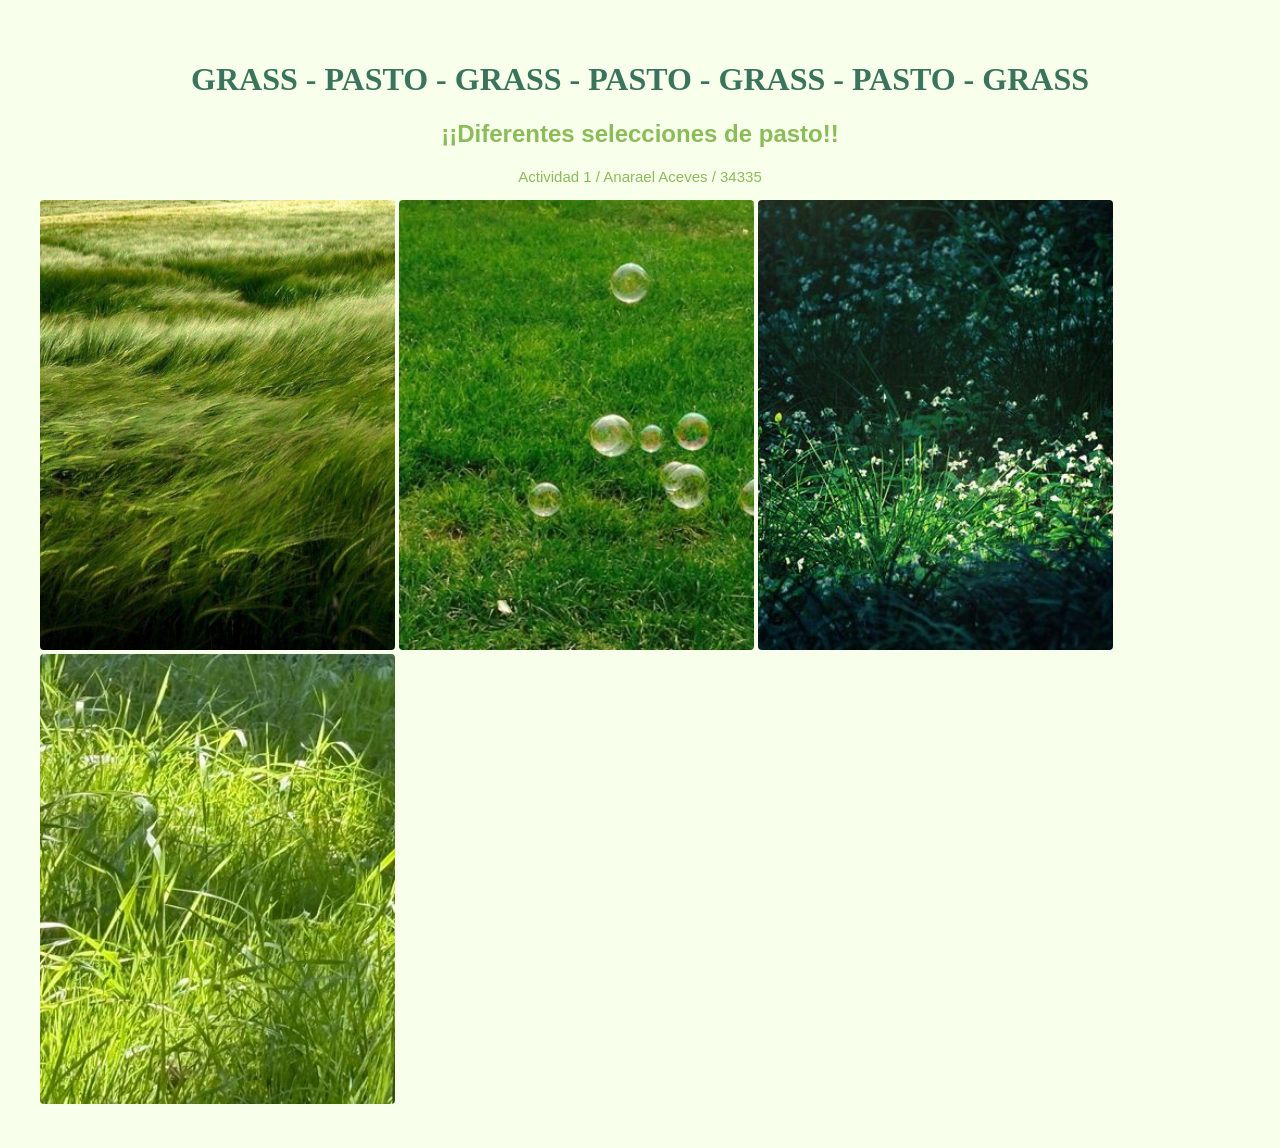
<file: A1/ACT1_AD_AAM.html>
<!DOCTYPE html>
<html lang="es">
<head>
    <meta charset="UTF-8">
    <meta name="viewport" content="width=device-width, initial-scale=1.0">
    <title>AAM_ACT1_AD</title>

    <style>
        body {
            background-color: rgb(248, 255, 235);
            margin: 0;
            padding: 40px;
        }

        h1 {
            color: rgb(58, 116, 93);
            text-align: center;
            font-family: 'Georgia', serif;
        }

        h2 {
            color: rgb(139, 188, 89);
            text-align: center;
            font-family: 'Verdana', sans-serif;
        }

        p {
            color: rgb(139, 188, 89);
            font-family: 'Verdana', sans-serif;
            font-size: 15px;
            text-align: center;
        }

        .imagen {
            display: block;
            width: 500px;
            max-width: 100%;
            height: auto;
            margin: 30px auto;
            border-radius: 15px;
        }

        .container {
            display: grid;
            grid-template-columns: repeat(auto-fit, minmax(200px, 1fr));
            gap: 20px;
        }

         .photo-grid img {
            width: 355px;
            height: 450px;
            object-fit: cover;
            border-radius: 4px;
         }
    </style>
</head>

<body>

    <h1>GRASS - PASTO - GRASS - PASTO - GRASS - PASTO - GRASS</h1>

    <h2>¡¡Diferentes selecciones de pasto!!</h2>

    <p>Actividad 1 / Anarael Aceves / 34335</p>

    <div class="photo-grid">
        <img src="GRASS.jpg" alt="pastoverde">
        <img src="pasto.jpg" alt="PASTO2">
        <img src="PASTOF.jpg" alt="PASTOF">
        <img src="grassn.jpg" alt="PASTO4">
    </div>
    

</body>
</html>
</file>
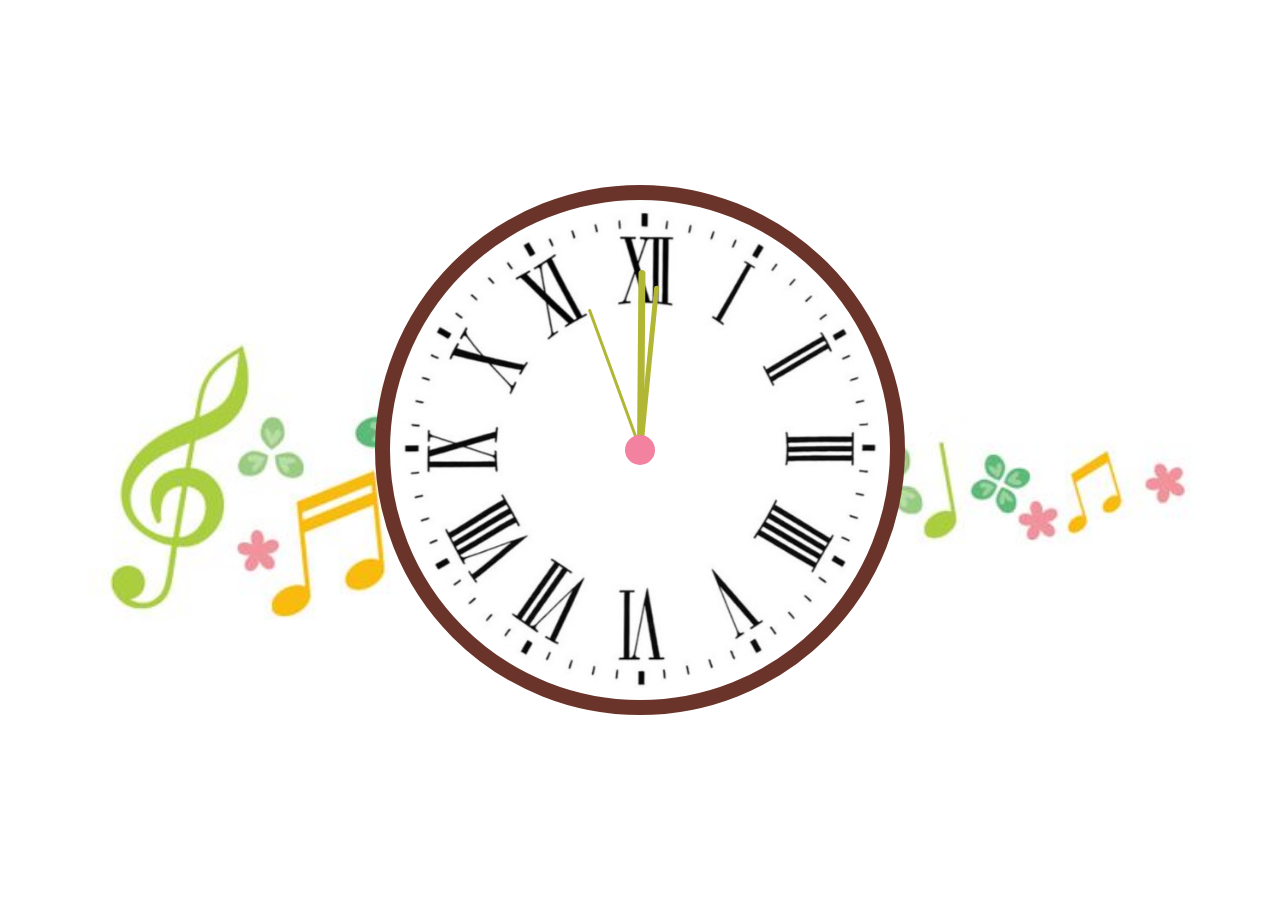
<file: A10/Reloj.html>
<!DOCTYPE html>
<html lang="es">
<head>
  <meta charset="UTF-8">
  <title>Reloj</title>
  <link rel="stylesheet" href="style.css">

</head>
<body>

  <div class="reloj">
    <div class="centro"></div>
    <div id="manecilla-horas" class="manecilla horas"></div>
    <div id="manecilla-minutos" class="manecilla minutos"></div>
    <div id="manecilla-segundos" class="manecilla segundos"></div>
  </div>

  <script>
    const elHoras = document.getElementById('manecilla-horas');
    const elMinutos = document.getElementById('manecilla-minutos');
    const elSegundos = document.getElementById('manecilla-segundos');

    let anguloSegundos = 0;
    let anguloMinutos = 0;
    let anguloHoras = 0;

    let multiplicador = 50;
    let ultimoTiempo = null;

    const VELOCIDAD_BASE_SEGUNDOS = 6;

    function actualizarReloj(tiempoActual) {
      if (!ultimoTiempo) ultimoTiempo = tiempoActual;
      
      const deltaTiempo = (tiempoActual - ultimoTiempo) / 1000;
      ultimoTiempo = tiempoActual;

      const vr1 = VELOCIDAD_BASE_SEGUNDOS * multiplicador;
      const vr2 = vr1 / 60;
      const vr3 = vr1 / 720;

      anguloSegundos += vr1 * deltaTiempo;
      anguloMinutos  += vr2 * deltaTiempo;
      anguloHoras    += vr3 * deltaTiempo;

      elSegundos.style.transform = `rotate(${anguloSegundos}deg)`;
      elMinutos.style.transform  = `rotate(${anguloMinutos}deg)`;
      elHoras.style.transform    = `rotate(${anguloHoras}deg)`;

      requestAnimationFrame(actualizarReloj);
    }

    requestAnimationFrame(actualizarReloj);
  </script>
</body>
</html>
</file>
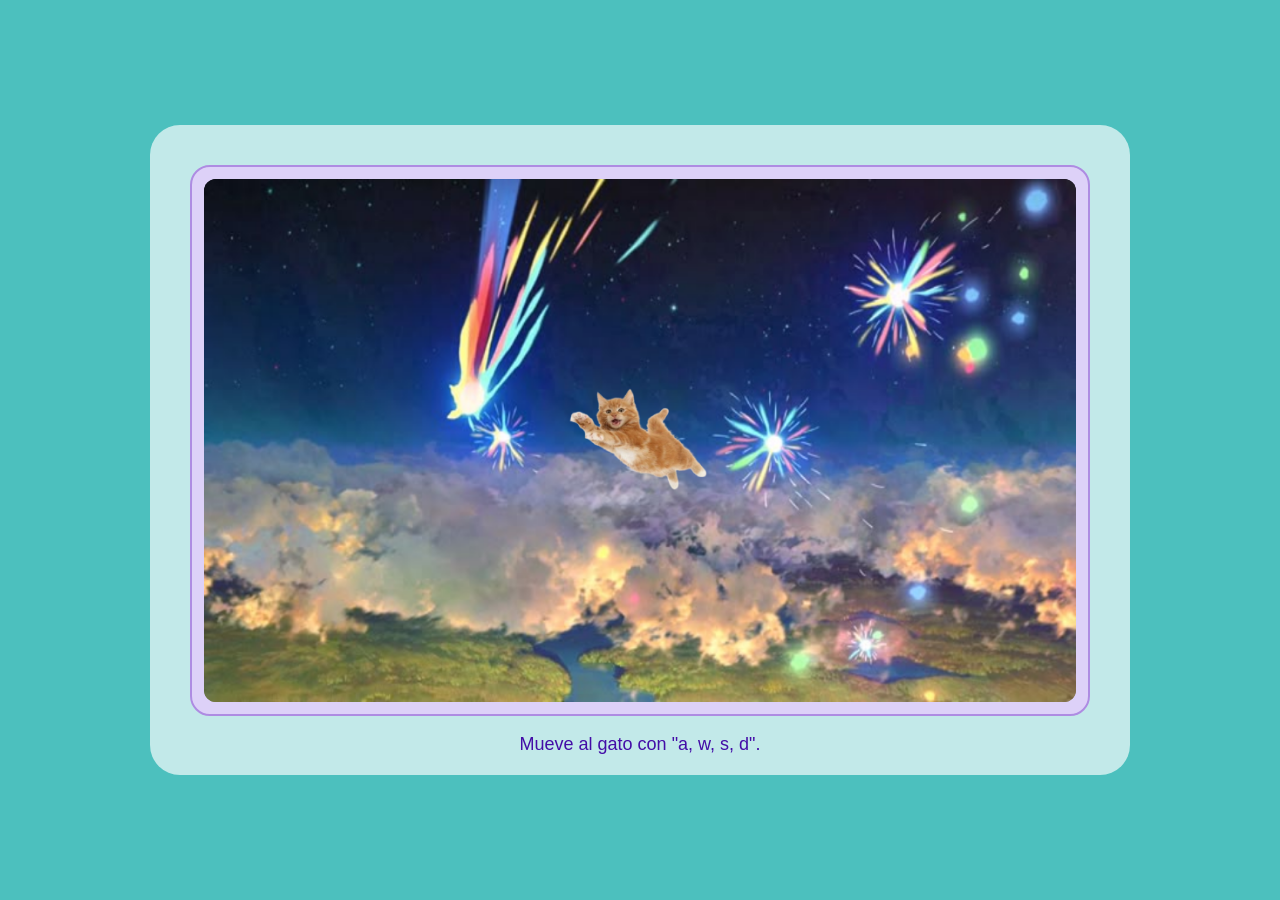
<file: A11/Nave.html>
<!DOCTYPE html>
<html lang="es">

<head>
    <meta charset="UTF-8">
    <meta name="viewport" content="width=device-width, initial-scale=1.0">
    <title>Gato volador</title>
    <link rel="stylesheet" href="style.css">
</head>

<body>
    <main class="container">
        <div class="canvas-container">
            <canvas id="canvas" width="1000" height="600"></canvas>
        </div>

        <p>Mueve al gato con "a, w, s, d".</p>
    </main>

    <script>
        const canvas = document.getElementById("canvas");
        const ctx = canvas.getContext("2d");
        const anchoCanvas = canvas.width;
        const altoCanvas = canvas.height;
        const imagenFondo = new Image();
        const rutaFondo = "space.jpg";
        let fondoCargado = false;

        if (rutaFondo !== "") {
            imagenFondo.onload = () => { fondoCargado = true; };
            imagenFondo.src = rutaFondo;
        }

        function Nave() {
            this.x = anchoCanvas / 2;
            this.y = altoCanvas / 2;
            this.rotation = 0;
            this.showFlame = false;
            this.ancho = 200;
            this.alto = 150;
            this.anchoFlama = 145;
            this.altoFlama = 107;
            this.velocidadX = 0;
            this.velocidadY = 0;
            this.aceleracion = 0.2;
            this.friccion = 0.98;
            this.velocidadMaxima = 6;
            this.velocidadGiro = 0.12;
            this.imgNave = new Image();
            this.imgNave.src = "gat.png";
            this.imgFlama = new Image();
            this.imgFlama.src = "botonn.png";
        }

        Nave.prototype.draw = function (context) {
            context.save();
            context.translate(this.x, this.y);
            context.rotate(this.rotation);

            if (this.showFlame && this.imgFlama.complete) {
                context.drawImage(
                    this.imgFlama,
                    this.ancho / 2,
                    -this.altoFlama / 2,
                    this.anchoFlama,
                    this.altoFlama
                );
            }

            if (this.imgNave.complete) {
                context.drawImage(
                    this.imgNave,
                    -this.ancho / 2,
                    -this.alto / 2,
                    this.ancho,
                    this.alto
                );
            }

            context.restore();
        };

        Nave.prototype.actualizar = function (teclas) {
            this.showFlame = false;

            if (teclas["ArrowUp"] || teclas["w"] || teclas["W"]) {
                this.velocidadY -= this.aceleracion;
                this.showFlame = true;
            }
            if (teclas["ArrowDown"] || teclas["s"] || teclas["S"]) {
                this.velocidadY += this.aceleracion;
                this.showFlame = true;
            }
            if (teclas["ArrowLeft"] || teclas["a"] || teclas["A"]) {
                this.velocidadX -= this.aceleracion;
                this.showFlame = true;
            }
            if (teclas["ArrowRight"] || teclas["d"] || teclas["D"]) {
                this.velocidadX += this.aceleracion;
                this.showFlame = true;
            }

            this.velocidadX = Math.max(-this.velocidadMaxima, Math.min(this.velocidadMaxima, this.velocidadX));
            this.velocidadY = Math.max(-this.velocidadMaxima, Math.min(this.velocidadMaxima, this.velocidadY));
            this.velocidadX *= this.friccion;
            this.velocidadY *= this.friccion;

            if (Math.abs(this.velocidadX) > 0.15 || Math.abs(this.velocidadY) > 0.15) {
                const anguloObjetivo = Math.atan2(this.velocidadY, this.velocidadX) + Math.PI / 2;
                let diferencia = anguloObjetivo - this.rotation;

                diferencia = Math.atan2(Math.sin(diferencia), Math.cos(diferencia));
                this.rotation += diferencia * this.velocidadGiro;
            }

            this.x += this.velocidadX;
            this.y += this.velocidadY;

            const mitadAncho = this.ancho / 2;
            const mitadAlto = this.alto / 2;

            if (this.x - mitadAncho < 0) {
                this.x = mitadAncho;
                this.velocidadX = 0;
            }
            if (this.x + mitadAncho > anchoCanvas) {
                this.x = anchoCanvas - mitadAncho;
                this.velocidadX = 0;
            }
            if (this.y - mitadAlto < 0) {
                this.y = mitadAlto;
                this.velocidadY = 0;
            }
            if (this.y + mitadAlto > altoCanvas) {
                this.y = altoCanvas - mitadAlto;
                this.velocidadY = 0;
            }
        };

        const jugador = new Nave();
        const teclas = {};

        document.addEventListener("keydown", (evento) => {
            const teclasMovimiento = ["ArrowUp", "ArrowDown", "ArrowLeft", "ArrowRight", "w", "a", "s", "d", "W", "A", "S", "D"];
            if (teclasMovimiento.includes(evento.key)) {
                evento.preventDefault();
            }
            teclas[evento.key] = true;
        });

        document.addEventListener("keyup", (evento) => {
            teclas[evento.key] = false;
        });

        window.addEventListener("blur", () => {
            for (const tecla in teclas) {
                teclas[tecla] = false;
            }
        });

        function dibujarFondo() {
            if (fondoCargado) {
                ctx.drawImage(imagenFondo, 0, 0, anchoCanvas, altoCanvas);
            } else {
                const degradado = ctx.createLinearGradient(0, 0, anchoCanvas, altoCanvas);
                degradado.addColorStop(0, "#090d2b");
                degradado.addColorStop(0.5, "#211044");
                degradado.addColorStop(1, "#080b20");
                ctx.fillStyle = degradado;
                ctx.fillRect(0, 0, anchoCanvas, altoCanvas);
            }
        }

        function animar() {
            dibujarFondo();
            jugador.actualizar(teclas);
            jugador.draw(ctx);
            requestAnimationFrame(animar);
        }

        animar();
    </script>
</body>

</html>
</file>
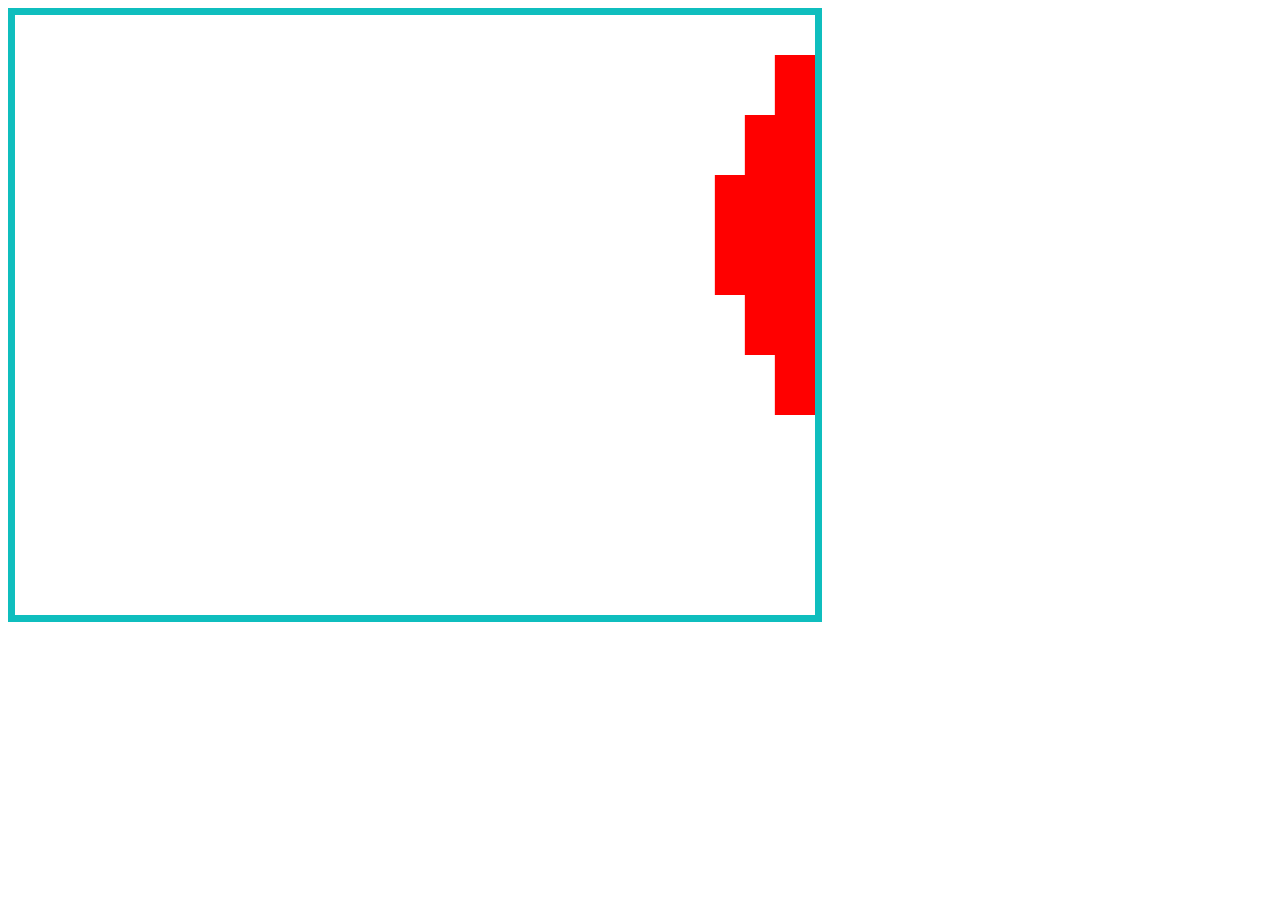
<file: A4/ACT4_AD_AAM.html>
<!doctype html>
<html>
<head>
  <meta charset="utf-8">
  <title>Pagina 3</title>
  <style>
      canvas{
          border: 7px solid #0fbebe;
          background-color: rgb(255, 255, 255);
      }
  </style>
  </head>
  <script>
        var x=Math.random() * 800;
       var y=Math.random() * 600;
       var dx=4;
       function animate(){
           requestAnimationFrame(animate);
           var canvas = document.getElementById("micanvas");
           var context = canvas.getContext("2d");
           context.clearRect(0, 0, innerWidth, innerHeight);
           
           //tomate
            context.fillStyle='rgba(255,0,0,1)';
           context.fillRect(x,100,360,60);
            context.fillStyle='rgba(255,0,0,1)';
           context.fillRect(x+30,40,300,60);
            context.fillStyle='rgba(255,0,0,1)';
           context.fillRect(x-30,160,420,120);
            context.fillStyle='rgba(255,0,0,1)';
           context.fillRect(x,280,360,60);
            context.fillStyle='rgba(255,0,0,1)';
           context.fillRect(x+30,340,300,60);

           //tallo
            context.fillStyle='rgba(43, 133, 5, 1)';
           context.fillRect(x+150,100,60,120);
            context.fillStyle='rgba(43, 133, 5, 1)';
           context.fillRect(x+100,135,160,45);

            if (x > 800 || x < 0){
                dx= -dx;
            }
           x+=dx;
           
       }
       animate();
  </script>

<body>
   <canvas id="micanvas" width="800" height="600"></canvas>
</body>
</html>
</file>
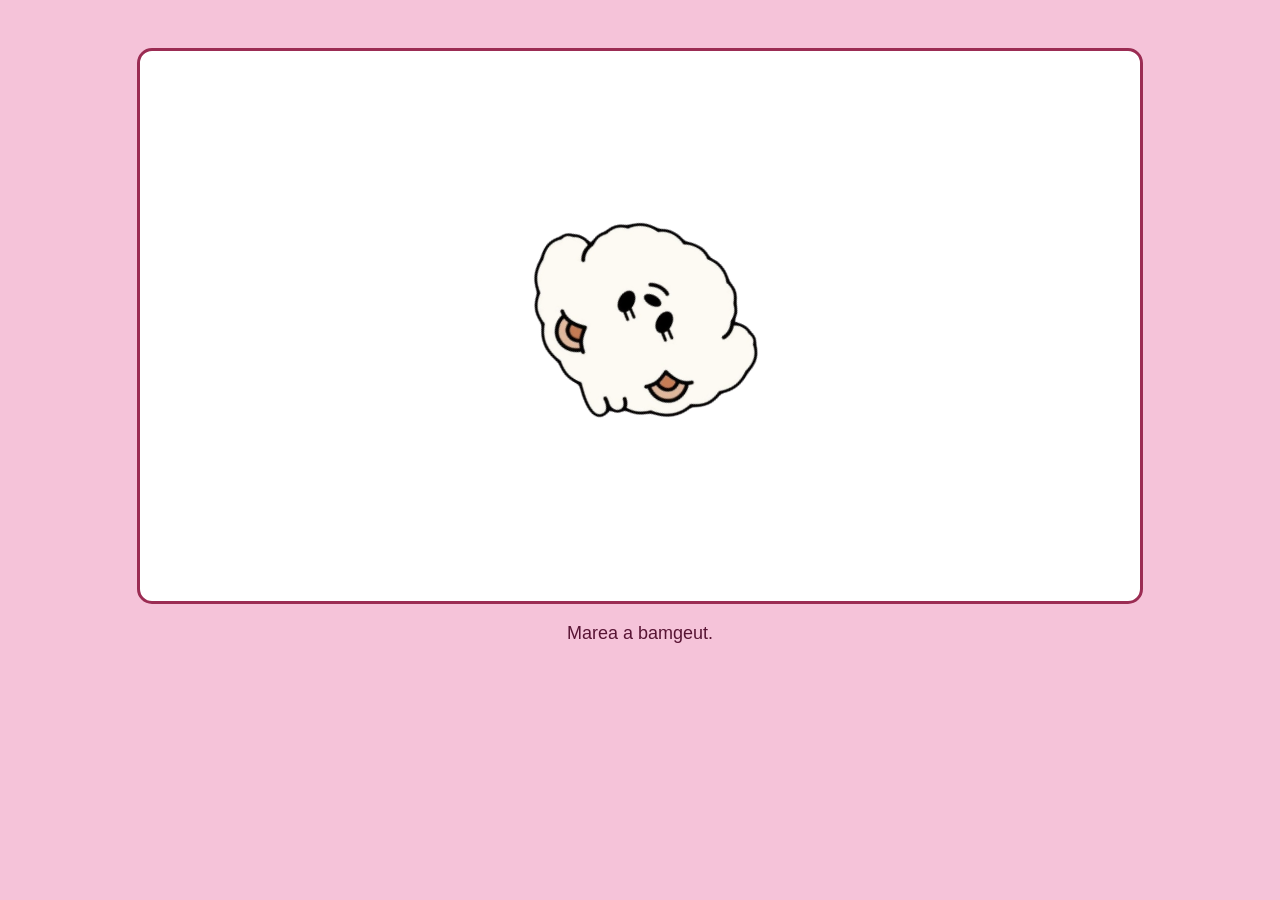
<file: A6/RotaciónMouse.html>
<!doctype html>
<html>
  <head>
    <meta charset="utf-8">
    <title>Rotate to Mouse</title>
    <link rel="stylesheet" href="style.css">
  </head>
  <body>
    <canvas id="canvas" width="1000" height="550"></canvas>
    <aside>Marea a bamgeut.</aside>
    
    <script src="utils.js"></script>

    <script>
    window.onload = function () {
      var canvas = document.getElementById('canvas'),
          context = canvas.getContext('2d'),
          mouse = utils.captureMouse(canvas),
          pelota = new Image();
          pelota.src = 'bamgeut.png';
        
      (function drawFrame () {
        window.requestAnimationFrame(drawFrame, canvas);
        context.clearRect(0, 0, canvas.width, canvas.height);
        context.save();
        var x = canvas.width / 2,
            y = canvas.height / 2;

        context.translate(x, y);
        var dx = mouse.x - x,
            dy = mouse.y - y;
        
        var radianes = Math.atan2(dy, dx);
        console.log(radianes);
        context.rotate(radianes);

        var escala = 0.5;
        var ancho = pelota.width * escala;
        var alto = pelota.height * escala;

        context.drawImage(pelota, -ancho / 2, -alto / 2, ancho, alto);

        context.restore();
        
      }());
    };
    </script>
  </body>
</html>
</file>
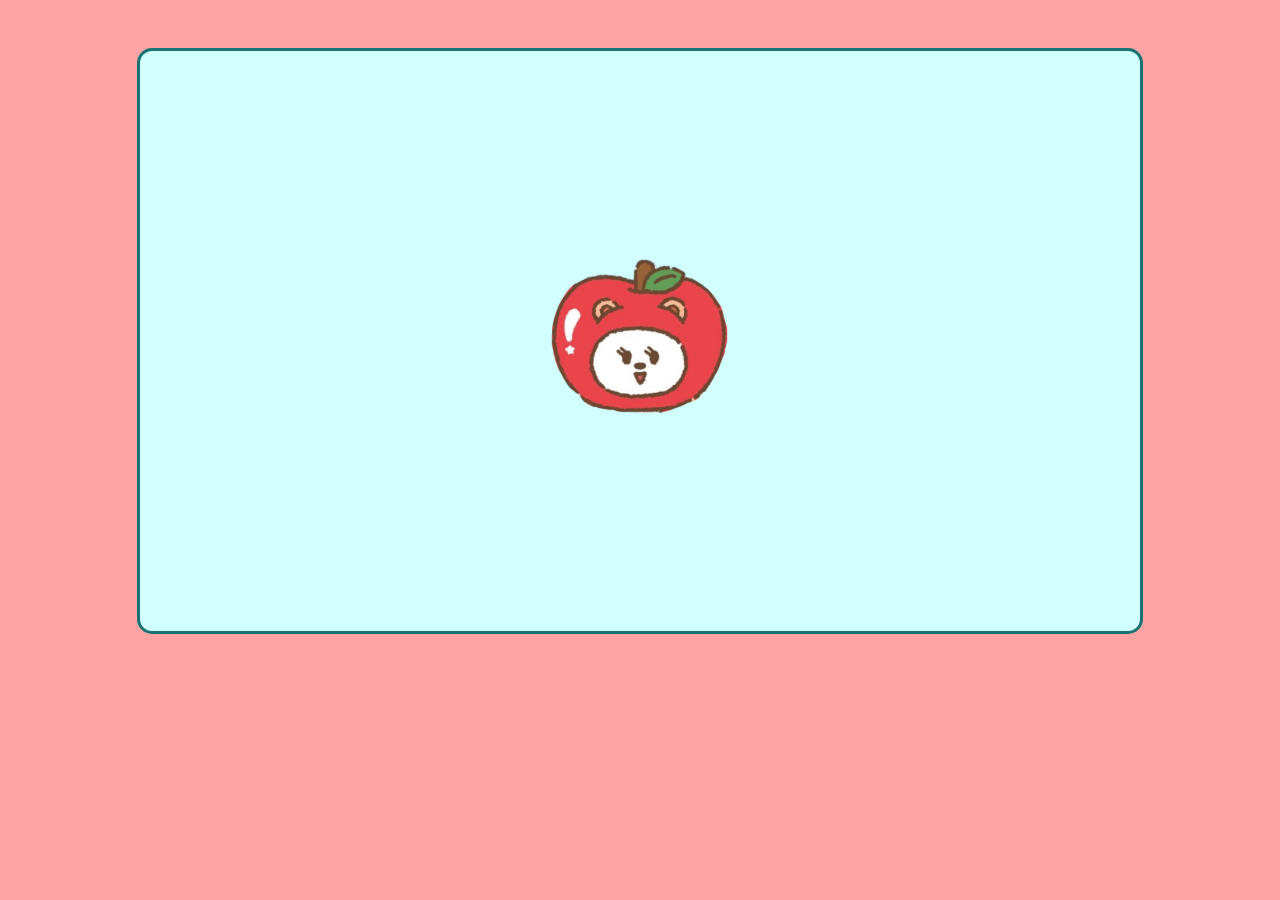
<file: A7/Pulso.html>
<!doctype html>
<html>
  <head>
    <meta charset="utf-8">
    <title>Pulso</title>
    <link rel="stylesheet" href="style.css">
  </head>  
  <body>
    <canvas id="canvas" width="1000" height="580"></canvas>
    
    <script src="utils.js"></script>

    <script>
    window.onload = function () {
      var canvas = document.getElementById('canvas'),
          context = canvas.getContext('2d'),
          apple = new Image(),
          angle = 0,
          centerScale = 0.3,
          range = .1,
          escalaX = 1,
          escalaY = 1,
          speed = 0.05,
          posicionX = 0,
          posicionY = 0,
          centerY = 0,
          rangeY = 100,
          speedX = 1;
          apple.src = "bamgeut apple.jpg";
        
        
      (function drawFrame () {
        window.requestAnimationFrame(drawFrame, canvas);
        context.clearRect(0, 0, canvas.width, canvas.height);
        context.save();
        context.translate(canvas.width/2, canvas.height/2);
        escalaX = escalaY = centerScale + Math.sin(angle) * range;
        angle += speed;
        var anchoDibujado = apple.width * escalaX;
        var altoDibujado = apple.height * escalaY;
        context.drawImage(
            apple, 
            -anchoDibujado / 2, 
            -altoDibujado / 2, 
            anchoDibujado, 
            altoDibujado
          );
        context.restore();
      }());
    };
    </script>
  </body>
</html>
</file>
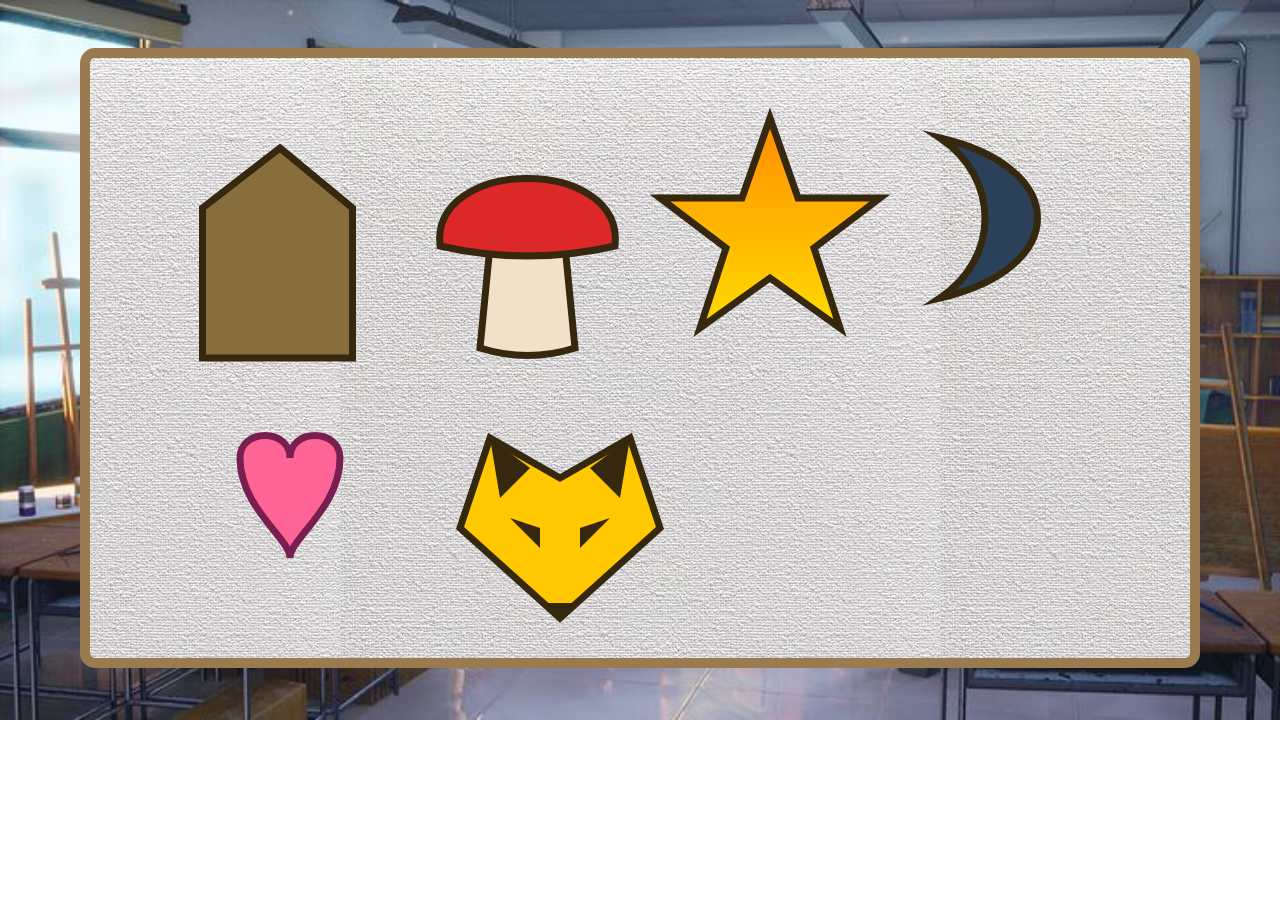
<file: A8/Dibujoencanvas.html>
<!doctype html>
<html>
  <head>
    <meta charset="utf-8">
    <title></title>
    <link rel="stylesheet" href="style.css">
  </head>
  <body>
    <canvas id="canvas" width="1100" height="600"></canvas>
    <script>
        window.onload = function () {

      var canvas = document.getElementById('canvas'),
          context = canvas.getContext('2d');

        //CASA
        context.save();
        context.lineWidth = 7;
        context.strokeStyle = 'rgb(54, 40, 15)';
        context.fillStyle = 'rgb(136, 110, 61)';

        context.beginPath();
        context.moveTo(112.5, 150);
        context.lineTo(190, 90);
        context.lineTo(262.5, 150);
        context.lineTo(262.5, 300);
        context.lineTo(112.5, 300);
        context.closePath();
        context.fill();
        context.stroke();
        context.restore();

       //HONGO
        context.save();
        context.lineWidth = 7;
        context.strokeStyle = 'rgb(54, 40, 15)';

        context.fillStyle = 'rgb(240, 225, 200)';
        context.beginPath();
        context.moveTo(400, 188);
        context.quadraticCurveTo(395, 240, 390, 290);
        context.quadraticCurveTo(437.5, 305, 485, 290);
        context.quadraticCurveTo(480, 240, 475, 188);
        context.closePath();
        context.fill();
        context.stroke();

        context.fillStyle = 'rgb(220, 40, 40)';
        context.beginPath();
        context.moveTo(350, 188);
        context.quadraticCurveTo(437.5, 208, 525, 188);
        context.bezierCurveTo(535, 98, 340, 98, 350, 188);
        context.closePath();
        context.fill();
        context.stroke();
        context.restore();

        //ESTRELLA
        context.save();
        context.lineWidth = 7;
        context.strokeStyle = 'rgb(54, 40, 15)';

       var gradienteEstrella = context.createLinearGradient(0, 60, 0, 270);
        gradienteEstrella.addColorStop(0, 'rgb(255, 140, 0)');
        gradienteEstrella.addColorStop(1, 'rgb(255, 220, 0)');
        context.fillStyle = gradienteEstrella;

        context.beginPath();
        context.moveTo(680, 60);
        context.lineTo(708, 140);
        context.lineTo(790, 140);
        context.lineTo(724, 190);
        context.lineTo(750, 270);
        context.lineTo(680, 220);
        context.lineTo(610, 270); 
        context.lineTo(636, 190);
        context.lineTo(570, 140); 
        context.lineTo(652, 140);
        context.closePath();
        context.fill();
        context.stroke();
        context.restore();

        //LUNA
        context.save();
        context.lineWidth = 7;
        context.strokeStyle = 'rgb(54, 40, 15)';
        context.fillStyle = 'rgb(43, 65, 90)';
        context.beginPath();
        context.moveTo(850, 80);
        context.bezierCurveTo(980, 110, 980, 210, 850, 240);
        context.bezierCurveTo(910, 200, 910, 120, 850, 80);
        context.closePath();
        context.fill();
        context.stroke();
        context.restore();

        //LIBRE
        context.save();
        context.lineWidth = 7;
        context.strokeStyle = 'rgb(120, 30, 80)';
        context.fillStyle = 'rgb(255, 100, 150)';
        context.beginPath();
        context.moveTo(200, 400); 
        context.bezierCurveTo(200, 370, 150, 370, 150, 400);
        context.bezierCurveTo(150, 450, 200, 480, 200, 500);
        context.bezierCurveTo(200, 480, 250, 450, 250, 400); 
        context.bezierCurveTo(250, 370, 200, 370, 200, 400); 
        context.closePath();
        context.fill();
        context.stroke();
        context.restore();

        //ZORRO CETYS
        context.save();
        context.lineWidth = 7;
        context.strokeStyle = 'rgb(54, 40, 15)';
        context.fillStyle = 'rgb(255, 200, 0)';
        context.beginPath();
        context.moveTo(400, 380); // Oreja izquierda
        context.lineTo(470, 420); // Frente
        context.lineTo(540, 380); // Oreja derecha
        context.lineTo(570, 470); // Mejilla derecha
        context.lineTo(470, 560); // Barbilla
        context.lineTo(370, 470); // Mejilla izquierda
        context.closePath();
        context.fill();
        context.stroke();

        context.fillStyle = 'rgb(54, 40, 15)';
        context.beginPath();
        context.moveTo(400, 380);
        context.lineTo(440, 410);
        context.lineTo(410, 440);
        context.closePath();
        context.fill();

        context.beginPath();
        context.moveTo(540, 380);
        context.lineTo(500, 410);
        context.lineTo(530, 440);
        context.closePath();
        context.fill();

        context.beginPath();
        context.moveTo(420, 460);
        context.lineTo(450, 490);
        context.lineTo(450, 470);
        context.closePath();
        context.fill();

        context.beginPath();
        context.moveTo(520, 460);
        context.lineTo(490, 490);
        context.lineTo(490, 470);
        context.closePath();
        context.fill();

        context.beginPath();
        context.moveTo(455, 545);
        context.lineTo(485, 545);
        context.lineTo(470, 560);
        context.closePath();
        context.fill();

        context.restore();

    };
    </script>
  </body>
</html>
</file>
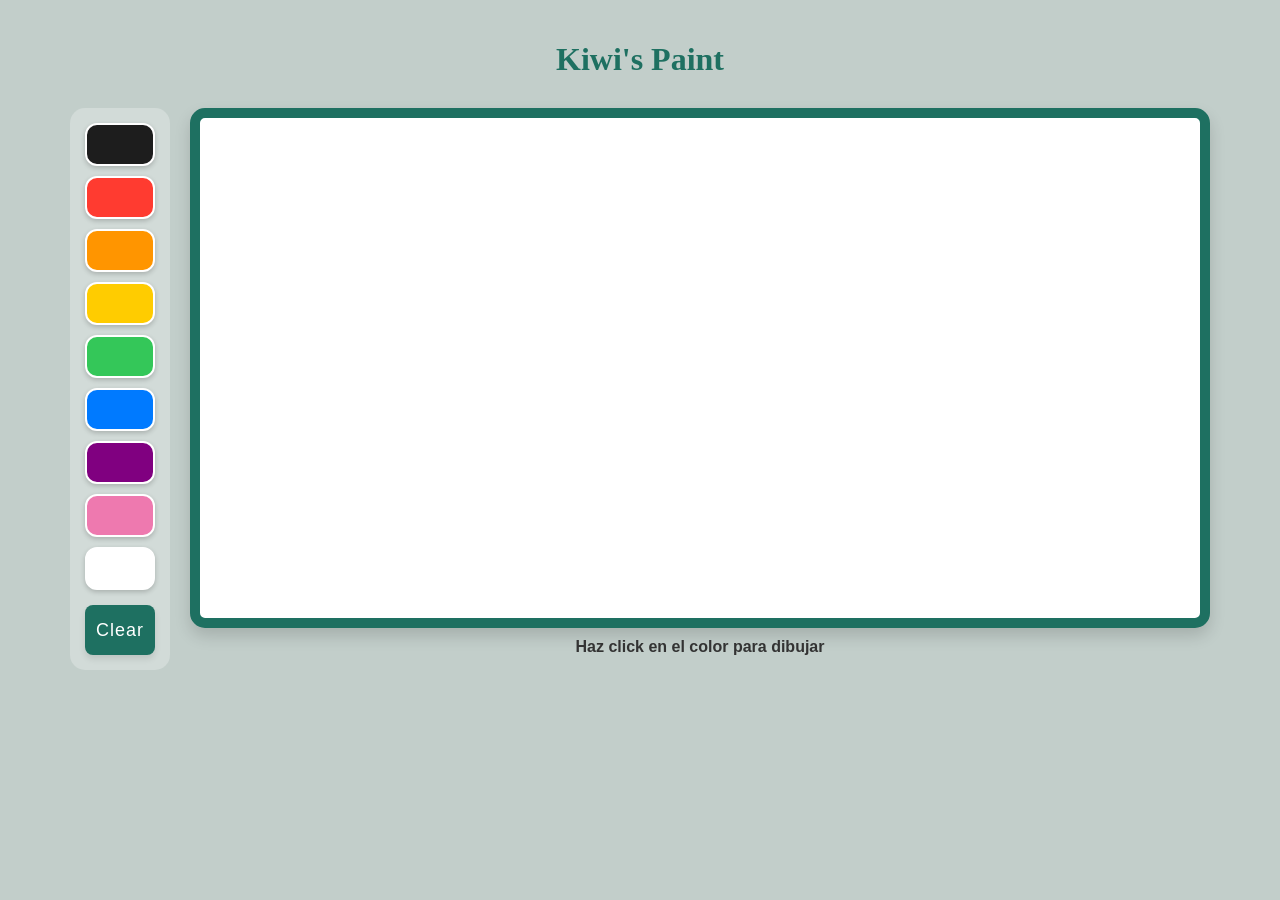
<file: A9/Paint.html>
<!doctype html>
<html>
  <head>
    <meta charset="utf-8">
    <title>Kiwi Paint</title>
    <link rel="stylesheet" href="style.css">
  </head>

  <body>
    <h1>Kiwi's Paint</h1>

    <div class="app-container">
      <div class="sidebar">
        <div class="colores">
          <button id="black" type="button" value="#000000"></button>
          <button id="red" type="button" value="#ff0000"></button>
          <button id="orange" type="button" value="#FF9500"></button>
          <button id="yellow" type="button" value="#FFCC00"></button>
          <button id="green" type="button" value="#34C759"></button>
          <button id="blue" type="button" value="#007AFF"></button>
          <button id="purple" type="button" value="#800080"></button>
          <button id="pink" type="button" value="#ee79af"></button>
          <button id="white" type="button" value="#ffffff"></button>
        </div>

        <div id="otros">
          <button id="clearCanvas" type="button">Clear</button>
        </div>
      </div>

      <div class="canvas-wrapper">
        <canvas id="canvas" width="1000" height="500"></canvas>
        <aside>Haz click en el color para dibujar</aside>
      </div>
    </div>

    <script src="utils.js"></script>
    <script>
    window.onload = function () {
      var canvas = document.getElementById('canvas'),
          context = canvas.getContext('2d'),
          mouse = utils.captureMouse(canvas);

      context.lineWidth = 5;
      context.lineCap = 'round';
      context.lineJoin = 'round';

      canvas.addEventListener('mousedown', function () {
        context.beginPath();
        context.moveTo(mouse.x, mouse.y);
        canvas.addEventListener('mousemove', onMouseMove, false);
      }, false);

      canvas.addEventListener('mouseup', function () {
        canvas.removeEventListener('mousemove', onMouseMove, false);
      }, false);

      function onMouseMove () {
        context.lineTo(mouse.x, mouse.y);
        context.stroke();
      }

      var colores = document.getElementsByClassName('colores')[0];

      colores.addEventListener('click', function(event) {
        if (event.target.tagName === 'BUTTON' && event.target.value) {
          context.strokeStyle = event.target.value;
        }
      });

      var clearButton = document.getElementById('clearCanvas');

      clearButton.addEventListener('click', function() {
        context.clearRect(0, 0, canvas.width, canvas.height);
      });
    };
    </script>
  </body>
</html>
</file>
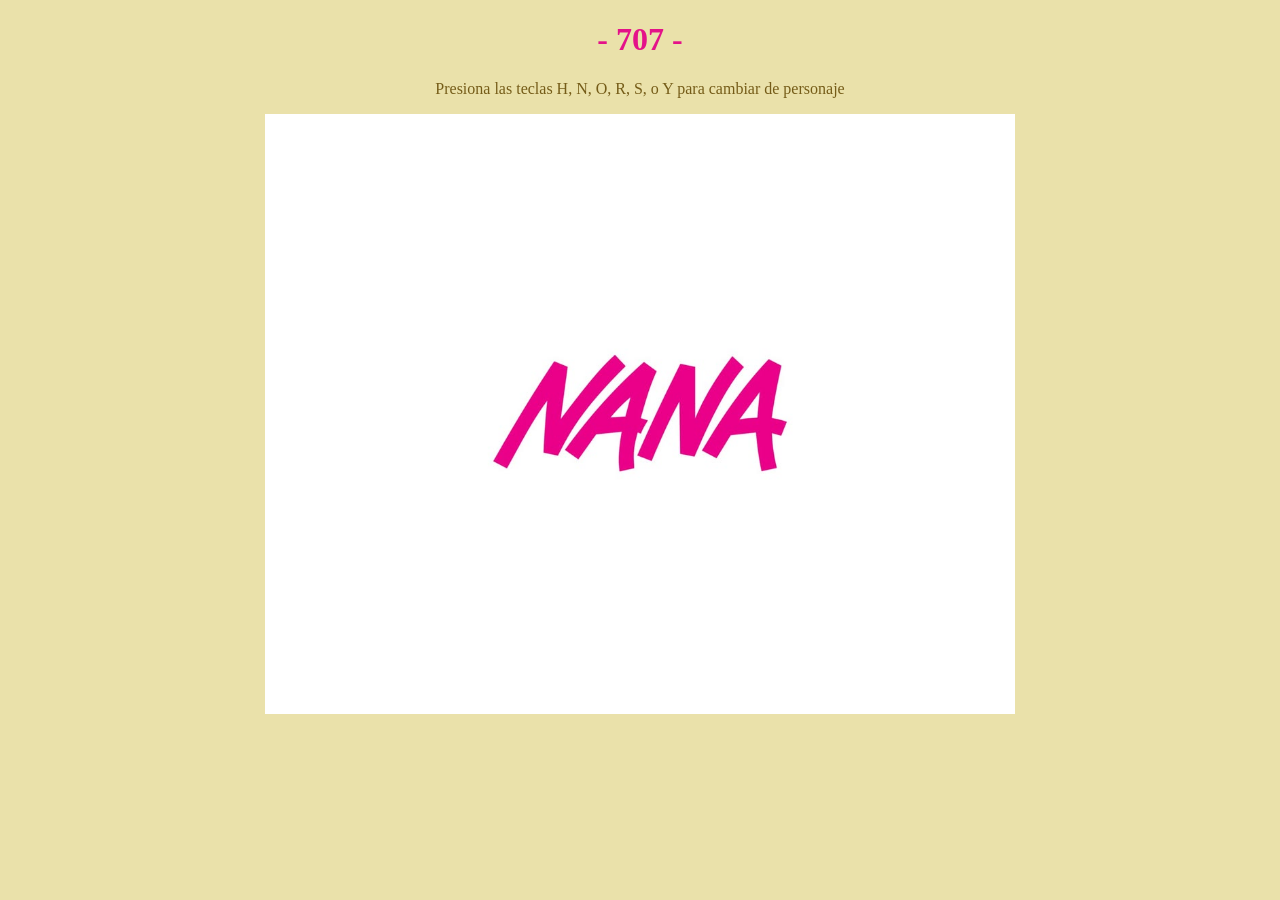
<file: P/Proyecto.html>
<!doctype html>
<html>
  <head>
    <meta charset="utf-8">
    <title>Key Codes</title>
    <style>
      body { 
        background-color:rgb(234, 225, 170);
        text-align: center;
      }
      canvas {
        background-color:white;
      }

      h1 {
        color: rgb(228, 18, 137);
        font-family: 'Times New Roman', serif;
      }

      p {
        color: rgb(117, 92, 24);
        font-family: 'Times New Roman', serif;
      }
    </style>
  </head>
  <body>
    <h1>- 707 -</h1>
    <p>Presiona las teclas H, N, O, R, S, o Y para cambiar de personaje</p>
    <canvas id="canvas" width="750" height="600"></canvas>
    
    <script src="keycodes.js"></script>

    <script>
    window.onload = function () {
      var canvas = document.getElementById("canvas");
      var context = canvas.getContext("2d");
      var x = 275;
      var y = 180;
     
      var imagen = new Image();
      imagen.src = "nana.jpg";
      imagen.onload = function(){
        context.drawImage(imagen, x-150, y-130, 500, 500);
      }

      var imagenH= new Image();
      imagenH.src = "hachi.jpg";
      context.drawImage(imagenH, x-50, y+30, 300, 300);
      

      var imagenN= new Image();
      imagenN.src = "nanao.jpg";
      context.drawImage(imagenN, x-50, y+30, 300, 300);
    

      var imagenS= new Image();
      imagenS.src = "Shin.jpg";
      context.drawImage(imagenS, x-50, y+30, 300, 300);
    

      var imagenR= new Image();
      imagenR.src = "ren.jpg";
      context.drawImage(imagenR, x-50, y+30, 300, 300);

      var imagenY= new Image();
      imagenY.src = "yasushi.jpg";
      context.drawImage(imagenY, x-50, y+30, 300, 300);
    

      var imagenO= new Image();
      imagenO.src = "nobu.jpg";
      context.drawImage(imagenO, x-50, y+30, 300, 300);


      function onKeyboardEvent (event) {
        context.font = '40pt trebuchet ms';

        switch (event.keyCode) {
        case keycode.H:
          console.log("Letra H!");
          context.clearRect(0, 0, innerWidth, innerHeight);
          context.save();
          context.fillStyle =  'rgb(218, 106, 135)';
          context.fillText('Nana Komatsu (Hachi)', x-160, y-30);
          context.drawImage(imagenH, x-50, y+10, 300, 300);
          context.font = '15pt trebuchet ms';
          context.fillText('migajera', x+60, y+350);
          context.restore();
          break;
          
        case keycode.N:
          console.log("Letra N !");
          context.clearRect(0, 0, innerWidth, innerHeight);
          context.save();
          context.fillStyle =  'rgb(107, 34, 159)';
          context.fillText('Nana Osaki', x-30, y-20);
          context.drawImage(imagenN, x-50, y+10, 300, 300);
          context.font = '15pt trebuchet ms';
          context.fillText('emo', x+75, y+350);
          context.restore();
          break;
          
        case keycode.S:
          console.log("Letra S!");
          context.clearRect(0, 0, innerWidth, innerHeight);
          context.save();
          context.fillStyle =  'rgb(123, 186, 231)';
          context.fillText('Shinichi Okazaki', x-85, y-20);
          context.drawImage(imagenS, x-50, y+10, 300, 300);
          context.font = '15pt trebuchet ms';
          context.fillText('traumatizado', x+45, y+350);
          context.restore();
          break;

        case keycode.R:
          console.log("Letra R!");
          context.clearRect(0, 0, innerWidth, innerHeight);
          context.save();
          context.fillStyle =  'rgb(92, 36, 48)';
          context.fillText('Ren Honjo', x-17, y-20);
          context.drawImage(imagenR, x-50, y+10, 300, 300);
          context.font = '15pt trebuchet ms';
          context.fillText('obsesivo', x+63, y+350);
          context.restore();
          break;

        case keycode.Y:
          console.log("Letra Y!");
          context.clearRect(0, 0, innerWidth, innerHeight);
          context.save();
          context.fillStyle =  'rgb(25, 26, 108)';
          context.fillText('Yasushi Takagi', x-65, y-20);
          context.drawImage(imagenY, x-50, y+10, 300, 300);
          context.restore();
          context.font = '15pt trebuchet ms';
          context.fillText('protector', x+57, y+350);
          break;

        case keycode.O:
          console.log("Letra O!");
          context.clearRect(0, 0, innerWidth, innerHeight);
          context.save();
          context.fillStyle =  'rgb(233, 203, 94)';
          context.fillText('Nobuo Terashima', x-97, y-20);
          context.drawImage(imagenO, x-50, y+10, 300, 300);
          context.font = '15pt trebuchet ms';
          context.fillText('leal', x+87, y+350);
          context.restore();
          break;
          
        default:
          console.log(event.keyCode);
        }
      }

      window.addEventListener('keydown', onKeyboardEvent, false);
    };
    </script>
  </body>
</html>
</file>
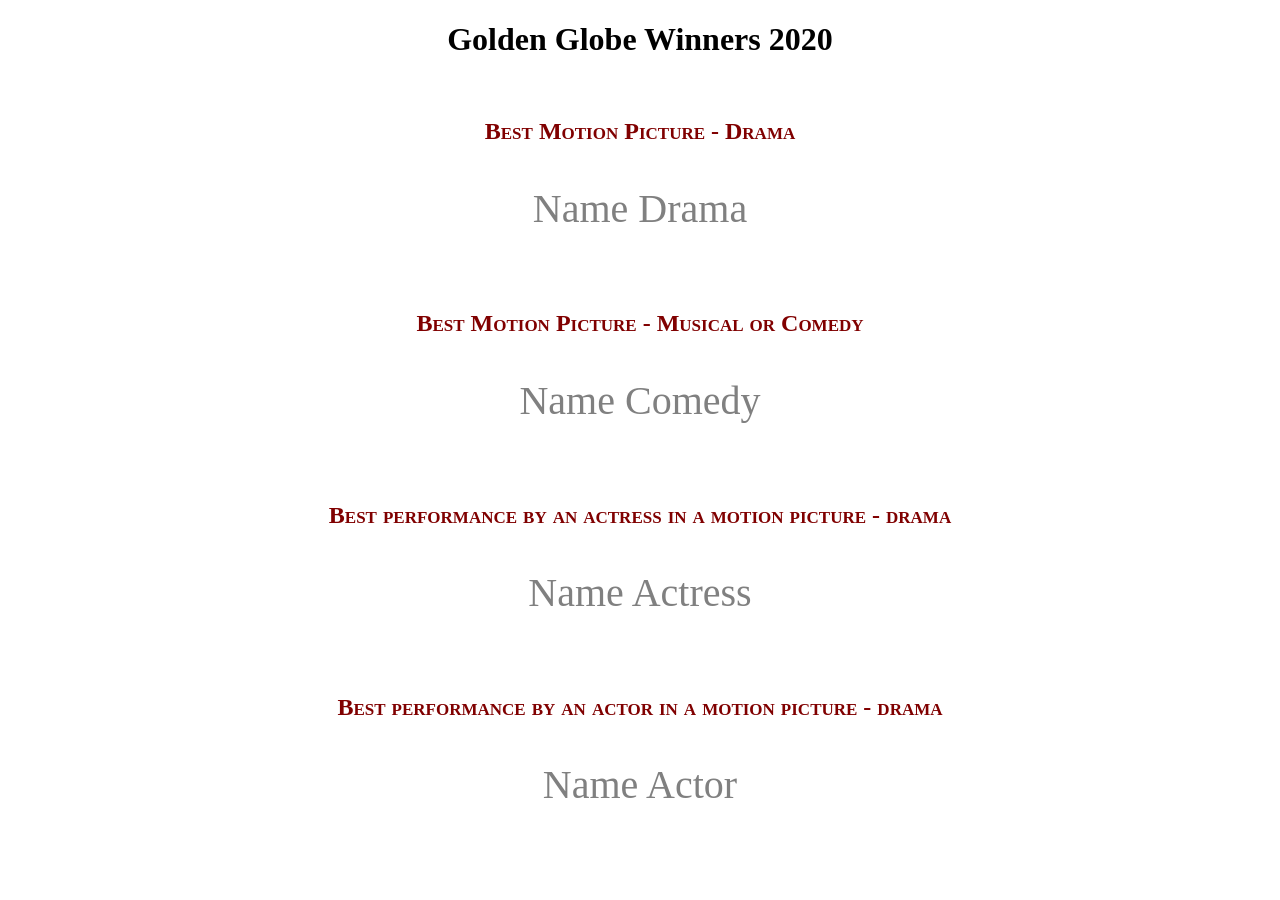
<file: PT1/pagina2-1.html>
<!doctype html>
<html>
 <head>
   <meta charset="utf-8">
   <title>Página 2</title>
   <style>
    body {
        background-color:white;
        text-align: center;
    }
    h1{
        color: black;
    }
    h2 {
        color:maroon;
        font-variant: small-caps;
    }
    p {
        color:gray;
        font-size: 40px;
    }
    </style>

 </head>
 <body>
     <h1>Golden Globe Winners 2020</h1>
 </br>
     <h2>Best Motion Picture - Drama</h2>
     <p id="bestdrama">Name Drama</p>
 </br>
     <h2>Best Motion Picture - Musical or Comedy</h2>
     <p id="bestcomedy">Name Comedy</p>
 </br>
     <h2>Best performance by an actress in a motion picture - drama</h2>
     <p id="bestactress">Name Actress</p>
 </br>
     <h2>Best performance by an actor in a motion picture - drama</h2>
     <p id="bestactor">Name Actor</p>
 </body>
</html>
</file>
<file: A10/style.css>
body {
      background-image: url('fondo2.jpg');
      background-repeat: no-repeat;
      background-size: 90%;
      background-position: center;
      display: flex;
      flex-direction: column;
      align-items: center;
      justify-content: center;
      min-height: 100vh;
      margin: 0;
    }

h1 {
      margin-bottom: 5px;
    }

p {
      color: #a0a0c0;
      margin-bottom: 30px;
    }

.reloj {
      width: 500px;
      height: 500px;
      border: 15px solid #6b342a;
      border-radius: 50%;
      position: relative;
      background-image: url('reloj.jpg');
      background-size: cover;
      background-position: center;
    }

.centro {
      width: 30px;
      height: 30px;
      background-color: #f282a0;
      border-radius: 50%;
      position: absolute;
      top: 50%;
      left: 50%;
      transform: translate(-50%, -50%);
      z-index: 10;
    }

.manecilla {
      position: absolute;
      bottom: 50%;
      left: 50%;
      transform-origin: bottom center;
      border-radius: 4px;
    }

.horas {
      width: 7px;
      height: 180px;
      background-color: #b1B735;
      margin-left: -3px;
      z-index: 3;
    }

.minutos {
      width: 5px;
      height: 165px;
      background-color: #b1B735;
      margin-left: -2px;
      z-index: 2;
    }

.segundos {
      width: 3px;
      height: 150px;
      background-color: #b1B735;
      margin-left: -1px;
      z-index: 1;
    }
</file>
<file: A11/style.css>
body {
        background-color: rgb(76, 192, 190);
        color: #460c38;
        display: flex;
        justify-content: center;
        align-items: center;
        min-height: 100vh;
        margin: 0;
        box-sizing: border-box;
    }

    .container {
        height: 570px;
        width: 900px;
        padding: 40px;
        background: rgba(255, 255, 255, 0.659);
        border-radius: 30px;
        text-align: center;
    }

    p {
        color: #430da7;
        font-family: Century Gothic, sans-serif;
        font-size: 18px;
    }

    .canvas-container {
        width: 100%;
        padding: 12px;
        background: #ddd1f8;
        border: 2px solid #ae8ce2;
        border-radius: 20px;
        overflow: hidden;
        max-width: 900px;
        margin: 0 auto;
        box-sizing: border-box;
    }

    canvas {
        display: block;
        width: 100%;
        height: auto;
        background-image: url('space.jpg');
        background-size: cover;
        border-radius: 12px;
    }
</file>
<file: A6/style.css>
aside, footer, header, nav, section {
  display: block;
}

body {
  background-color: #f5c3d9;
  color: #581434;
  font-family: Verdana, sans-serif;
  text-align: center;
  padding: 40px;
}

h1 {
  color: #9b2c53;
}

canvas {
  background-color: white;
  border: 3px solid #9b2c53;
  border-radius: 15px;
}

aside {
  padding-top: 15px;
  font-size: 18px;
  color: #581434;
}

a {
  color: #9b2c53;
  font-size: 18px;
  text-decoration: none;
}

a:hover {
  color: #9b2c53;
}

ol {
    margin: 0px auto;
    text-align: center;
    font-family: verdana;
    font-size: 20px;
    color: #581434;
}
</file>
<file: A7/style.css>
aside, footer, header, nav, section {
  display: block;
}

body {
  background-color: #ffa4a4;
  text-align: center;
  padding: 40px;
}

canvas {
  background-color: rgb(209, 255, 254);
  border: 3px solid rgb(25, 115, 114);
  border-radius: 15px;
}
</file>
<file: A8/style.css>
aside, footer, header, nav, section {
  display: block;
}

body {
  background-image: url('salon2.jpg');
  background-repeat: no-repeat;
  background-size: cover;
  text-align: center;
  padding: 40px;
}

canvas {
  background-image: url('canvas.jpg');
  background-position: center;
  border: 10px solid rgb(153, 123, 79);
  border-radius: 15px;
}

h1 {
  color: rgb(136, 110, 61);
  font-family: 'Arial', sans-serif;
  font-size: 36px;
  margin-bottom: 20px;
}
</file>
<file: A9/style.css>
*{
    box-sizing: border-box;
}

h1 {
    text-align: center;
    color: rgb(30, 112, 97);
    font-family: Century Gothic, serif;
    margin-bottom: 20px;
}

body {
    background-color: rgb(194, 206, 202);
    font-family: 'Century Gothic', sans-serif;
    margin: 0;
    padding: 20px;
}

.app-container {
    display: flex;
    justify-content: center;
    align-items: flex-start;
    gap: 20px;
    max-width: 1300px;
    margin: 0 auto;
}

.sidebar {
    display: flex;
    flex-direction: column;
    align-items: center;
    background: rgba(255, 255, 255, 0.25);
    padding: 15px;
    border-radius: 15px;
    margin-top: 10px;
}

.colores {
    display: flex;
    flex-direction:column;
    gap: 10px;
    margin-bottom: 15px;
}

.colores button {
    width: 70px;
    height: 43px;
    border-radius: 12px;
    border: 2px solid white;
    box-shadow: 0 2px 5px rgba(0, 0, 0, 0.2);
    cursor: pointer;
    transition: transform 0.15s ease, opacity 0.15s ease;
}

.colores button:hover {
    transform: scale(1.1);
    opacity: 0.8;
}

.colores button:active {
    transform: scale(0.95);
}

#black  { background: rgb(29, 29, 29); }
#red    { background: #FF3B30; }
#orange { background: #FF9500; }
#yellow { background: #FFCC00; }
#green  { background: #34C759; }
#blue   { background: #007AFF; }
#purple { background: #800080; }
#pink   { background: #ee79af; }
#white  { background: white; }

#otros button {
    width: 70px;
    height: 50px;
    background: rgb(30, 112, 97);
    color: white;
    font-family: 'Century Gothic', sans-serif;
    font-size: 18px;
    letter-spacing: 1px;
    border: none;
    border-radius: 8px;
    cursor: pointer;
    box-shadow: 0 4px 6px rgba(0, 0, 0, 0.1);
    transition: opacity 0.2s ease, transform 0.1s ease;
}

#otros button:hover {
    opacity: 0.8;
}

#otros button:active {
    transform: scale(0.98);
}

.canvas-wrapper {
    text-align: center;
}

canvas {
    background-color: white;
    border: 10px solid rgb(30, 112, 97);
    border-radius: 15px;
    margin-top: 10px;
    box-shadow: 0 8px 16px rgba(0, 0, 0, 0.15);
    max-width: 100%;
    height: auto;
    display: block;
}

aside {
    margin-top: 10px;
    font-weight: bold;
    color: #333;
}
</file>
